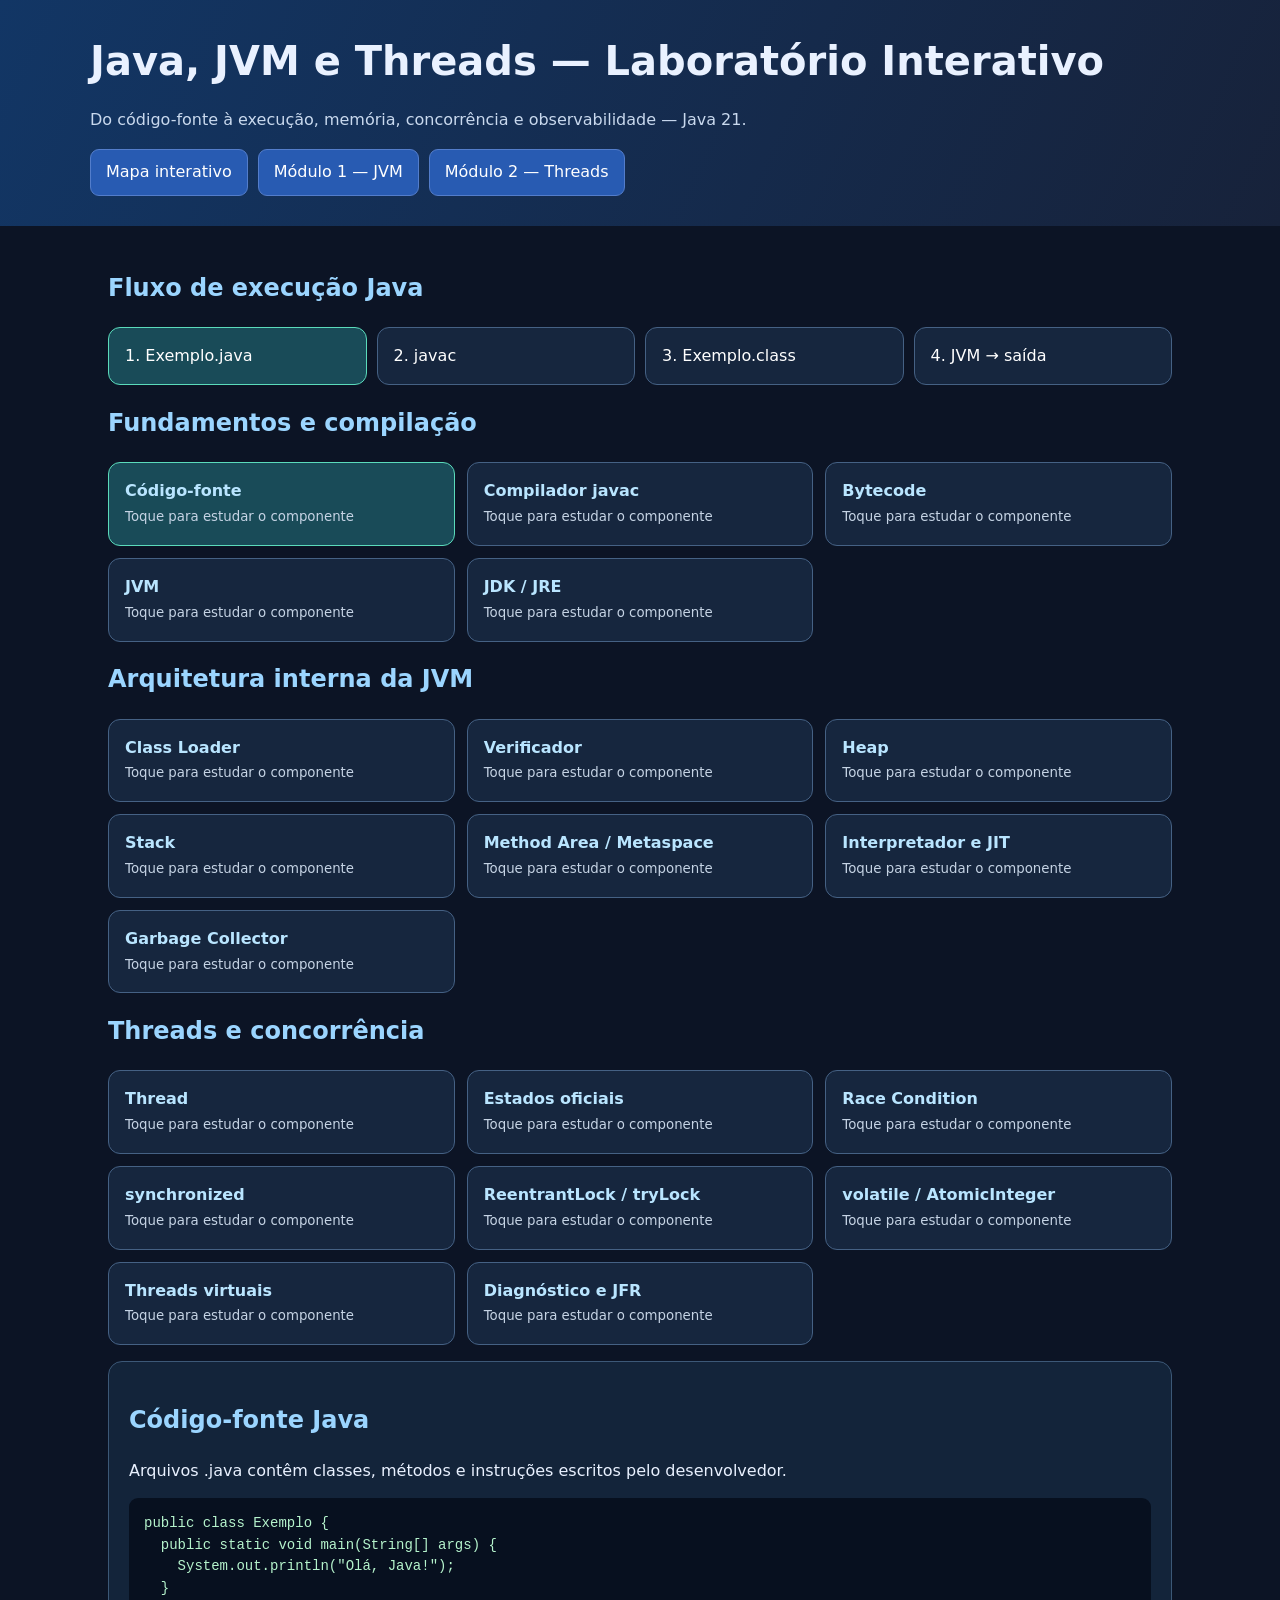
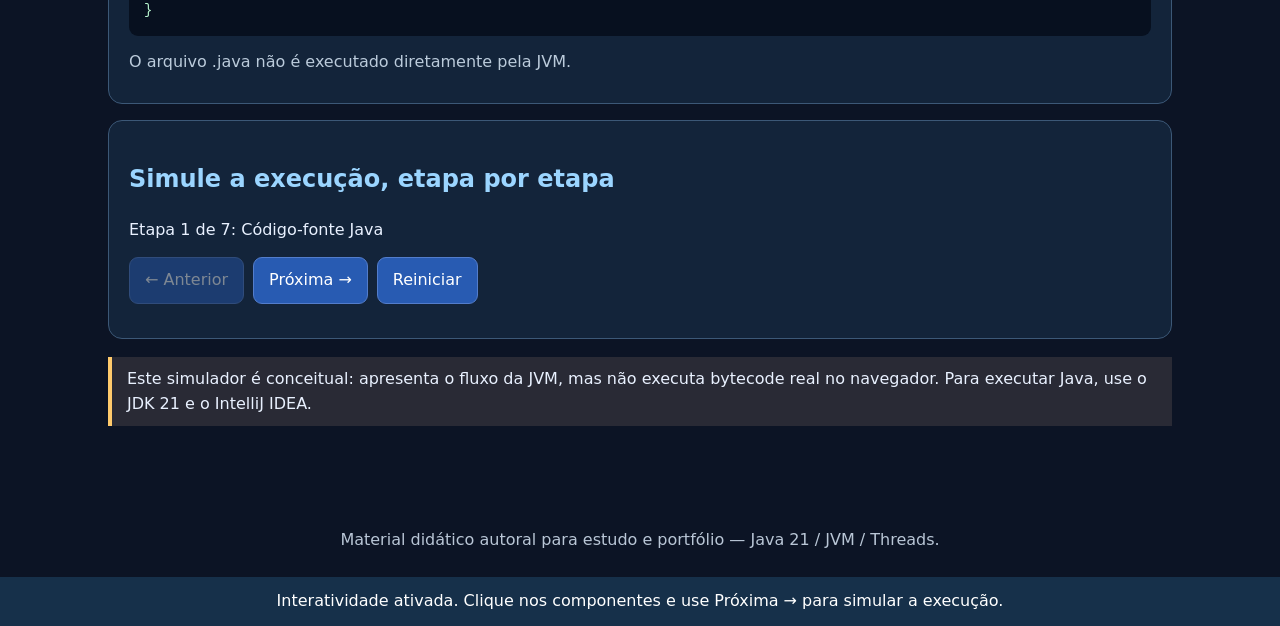
<file: material-interativo/index.html>
<!DOCTYPE html>
<html lang="pt-BR">
 <head>
  <meta charset="utf-8"/>
  <meta content="width=device-width,initial-scale=1" name="viewport"/>
  <title>
      Laboratório Interativo — Java 21, JVM e Threads
  </title>
  <link href="css/style.css" rel="stylesheet"/>
 </head>
 <body>
  <header>
   <h1>
    Java, JVM e Threads — Laboratório Interativo
   </h1>
   <p>
    Do código-fonte à execução, memória, concorrência e observabilidade — Java 21.
   </p>
   <nav>
    <button class="btn" data-view="all" type="button">
     Mapa interativo
    </button>
    <button class="btn" data-view="jvm" type="button">
     Módulo 1 — JVM
    </button>
    <button class="btn" data-view="threads" type="button">
     Módulo 2 — Threads
    </button>
   </nav>
  </header>
  <main>
   <section data-section="jvm">
    <h2>
     Fluxo de execução Java
    </h2>
    <div class="flow">
     <button data-topic="source" type="button">
      1. Exemplo.java
     </button>
     <button data-topic="compiler" type="button">
      2. javac
     </button>
     <button data-topic="bytecode" type="button">
      3. Exemplo.class
     </button>
     <button data-topic="jvm" type="button">
      4. JVM → saída
     </button>
    </div>
   </section>
   <section data-section="jvm">
    <h2>
     Fundamentos e compilação
    </h2>
    <div class="grid">
     <button class="tile" data-topic="source" type="button">
      <strong>
       Código-fonte
      </strong>
      <small>
       Toque para estudar o componente
      </small>
     </button>
     <button class="tile" data-topic="compiler" type="button">
      <strong>
       Compilador javac
      </strong>
      <small>
       Toque para estudar o componente
      </small>
     </button>
     <button class="tile" data-topic="bytecode" type="button">
      <strong>
       Bytecode
      </strong>
      <small>
       Toque para estudar o componente
      </small>
     </button>
     <button class="tile" data-topic="jvm" type="button">
      <strong>
       JVM
      </strong>
      <small>
       Toque para estudar o componente
      </small>
     </button>
     <button class="tile" data-topic="jdk" type="button">
      <strong>
       JDK / JRE
      </strong>
      <small>
       Toque para estudar o componente
      </small>
     </button>
    </div>
   </section>
   <section data-section="jvm">
    <h2>
     Arquitetura interna da JVM
    </h2>
    <div class="grid">
     <button class="tile" data-topic="loader" type="button">
      <strong>
       Class Loader
      </strong>
      <small>
       Toque para estudar o componente
      </small>
     </button>
     <button class="tile" data-topic="verifier" type="button">
      <strong>
       Verificador
      </strong>
      <small>
       Toque para estudar o componente
      </small>
     </button>
     <button class="tile" data-topic="heap" type="button">
      <strong>
       Heap
      </strong>
      <small>
       Toque para estudar o componente
      </small>
     </button>
     <button class="tile" data-topic="stack" type="button">
      <strong>
       Stack
      </strong>
      <small>
       Toque para estudar o componente
      </small>
     </button>
     <button class="tile" data-topic="metaspace" type="button">
      <strong>
       Method Area / Metaspace
      </strong>
      <small>
       Toque para estudar o componente
      </small>
     </button>
     <button class="tile" data-topic="jit" type="button">
      <strong>
       Interpretador e JIT
      </strong>
      <small>
       Toque para estudar o componente
      </small>
     </button>
     <button class="tile" data-topic="gc" type="button">
      <strong>
       Garbage Collector
      </strong>
      <small>
       Toque para estudar o componente
      </small>
     </button>
    </div>
   </section>
   <section data-section="threads">
    <h2>
     Threads e concorrência
    </h2>
    <div class="grid">
     <button class="tile" data-topic="thread" type="button">
      <strong>
       Thread
      </strong>
      <small>
       Toque para estudar o componente
      </small>
     </button>
     <button class="tile" data-topic="lifecycle" type="button">
      <strong>
       Estados oficiais
      </strong>
      <small>
       Toque para estudar o componente
      </small>
     </button>
     <button class="tile" data-topic="race" type="button">
      <strong>
       Race Condition
      </strong>
      <small>
       Toque para estudar o componente
      </small>
     </button>
     <button class="tile" data-topic="sync" type="button">
      <strong>
       synchronized
      </strong>
      <small>
       Toque para estudar o componente
      </small>
     </button>
     <button class="tile" data-topic="lock" type="button">
      <strong>
       ReentrantLock / tryLock
      </strong>
      <small>
       Toque para estudar o componente
      </small>
     </button>
     <button class="tile" data-topic="volatile" type="button">
      <strong>
       volatile / AtomicInteger
      </strong>
      <small>
       Toque para estudar o componente
      </small>
     </button>
     <button class="tile" data-topic="virtual" type="button">
      <strong>
       Threads virtuais
      </strong>
      <small>
       Toque para estudar o componente
      </small>
     </button>
     <button class="tile" data-topic="observability" type="button">
      <strong>
       Diagnóstico e JFR
      </strong>
      <small>
       Toque para estudar o componente
      </small>
     </button>
    </div>
   </section>
   <section aria-live="polite" class="panel">
    <h2 id="topicTitle">
     Código-fonte Java
    </h2>
    <p id="topicDescription">
    </p>
    <pre class="code" id="topicCode"></pre>
    <p class="muted" id="topicTip">
    </p>
   </section>
   <section class="panel">
    <h2>
     Simule a execução, etapa por etapa
    </h2>
    <p aria-live="polite" id="stepStatus">
    </p>
    <div class="controls">
     <button class="btn" id="prev" type="button">
      ← Anterior
     </button>
     <button class="btn" id="next" type="button">
      Próxima →
     </button>
     <button class="btn" id="reset" type="button">
      Reiniciar
     </button>
    </div>
   </section>
   <div class="note">
    Este simulador é conceitual: apresenta o fluxo da JVM, mas não executa bytecode real no navegador. Para executar Java, use o JDK 21 e o IntelliJ IDEA.
   </div>
  </main>
  <footer>
   Material didático autoral para estudo e portfólio — Java 21 / JVM / Threads.
  </footer>
  <div id="jsHealth" role="status" style="padding:12px 20px;background:#16304a;color:#fff;text-align:center">
   Aguardando JavaScript. Abra no Chrome ou Safari, não na pré-visualização de arquivos.
  </div>
  <script defer="" src="js/app.js">
  </script>
 </body>
</html>
</file>
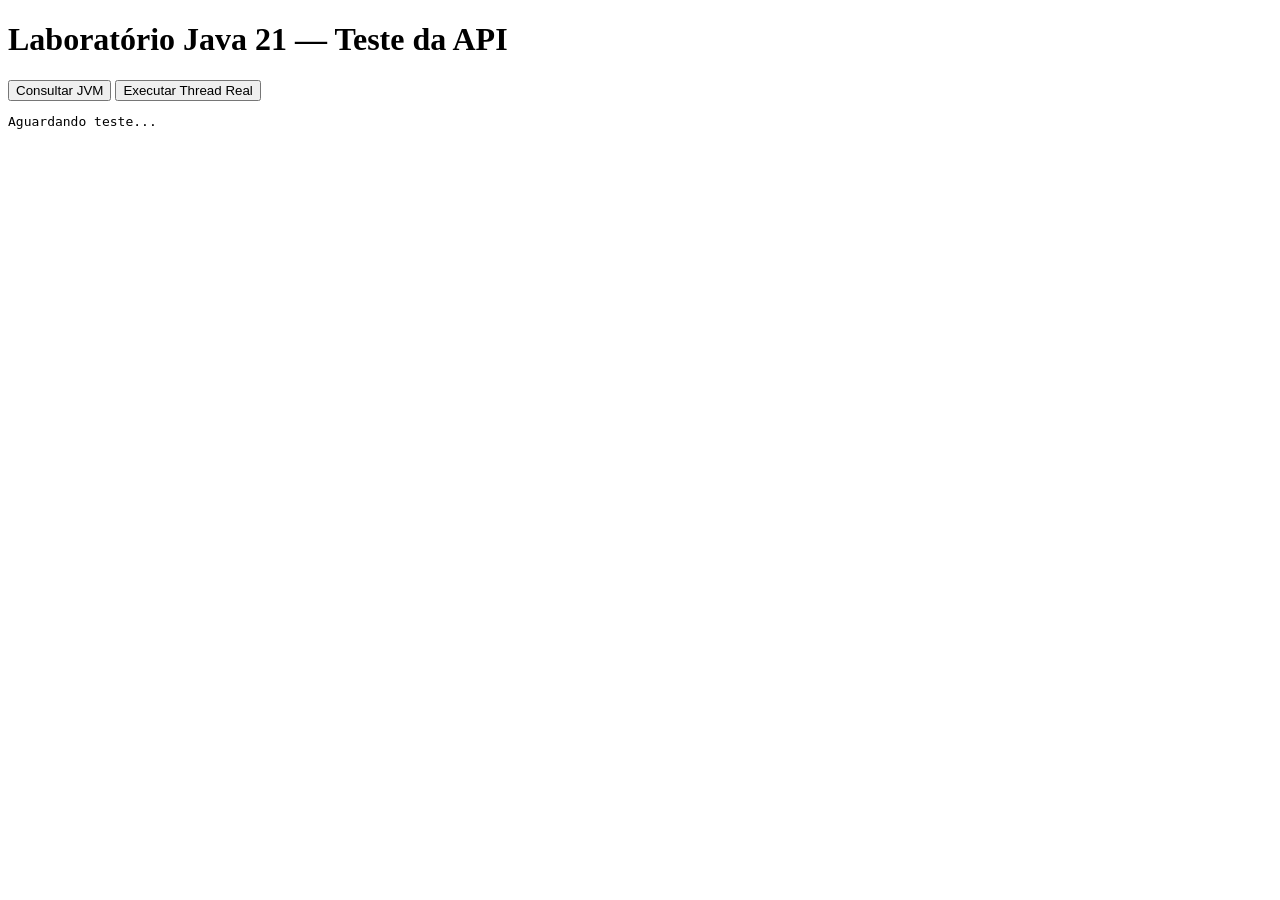
<file: laboratorio-api/src/main/resources/static/teste-api.html>
<!DOCTYPE html>
<html lang="pt-BR">
<head>
    <meta charset="UTF-8">
    <meta name="viewport" content="width=device-width, initial-scale=1">
    <title>Teste de Integração — JVM Labs</title>
</head>
<body>
<h1>Laboratório Java 21 — Teste da API</h1>

<button id="executar">Consultar JVM</button>

<button id="executarThread">Executar Thread Real</button>

<pre id="resultado">Aguardando teste...</pre>

<script>
    document.getElementById("executar")
        .addEventListener("click", async () => {
            const resultado =
                document.getElementById("resultado");

            resultado.textContent = "Consultando API...";

            try {
                const resposta = await fetch("/api/status");

                if (!resposta.ok) {
                    throw new Error(
                        "HTTP " + resposta.status
                    );
                }

                const dados = await resposta.json();

                resultado.textContent =
                    JSON.stringify(dados, null, 2);

            } catch (erro) {
                resultado.textContent =
                    "Erro: " + erro.message;
            }
        });


    document.getElementById("executarThread")
        .addEventListener("click", async () => {

            const resultado =
                document.getElementById("resultado");

            resultado.textContent =
                "Executando Thread Java 21...";

            try {
                const resposta =
                    await fetch("/api/threads/executar");

                if (!resposta.ok) {
                    throw new Error(
                        "HTTP " + resposta.status
                    );
                }

                const dados = await resposta.json();

                resultado.textContent =
                    JSON.stringify(dados, null, 2);

            } catch (erro) {
                resultado.textContent =
                    "Erro: " + erro.message;
            }
        });

</script>
</body>
</html>
</file>
<file: material-interativo/css/style.css>
*{box-sizing:border-box}body{margin:0;font-family:system-ui,Segoe UI,Arial,sans-serif;background:#0c1425;color:#e9f1ff;line-height:1.55}header{padding:30px max(20px,calc((100% - 1100px)/2));background:linear-gradient(115deg,#123665,#17223a)}header h1{margin:0;font-size:clamp(25px,4vw,40px)}header p{color:#c9d9ee}nav{display:flex;gap:10px;flex-wrap:wrap;margin-top:16px}nav a,.btn{color:#fff;background:#285bb2;border:1px solid #537dcb;border-radius:9px;padding:10px 15px;text-decoration:none;cursor:pointer;font:inherit}nav a:hover,.btn:hover{background:#3974d1}main{max-width:1100px;margin:auto;padding:24px 18px 60px}h2{color:#9bd5ff}h3{margin-top:0}.flow{display:grid;grid-template-columns:repeat(4,1fr);gap:10px}.flow button,.tile{border:1px solid #456184;border-radius:12px;background:#16263e;color:#fff;padding:16px;text-align:left;cursor:pointer;font:inherit;min-width:0}.flow button:focus-visible,.tile:focus-visible,.btn:focus-visible{outline:3px solid #ffcb57;outline-offset:2px}.flow button.active,.tile.active{border-color:#5bdbbb;background:#194b58}.grid{display:grid;grid-template-columns:repeat(3,minmax(0,1fr));gap:12px}.tile strong{display:block;color:#b9e5ff}.tile small{color:#c5d3e4}.panel{border:1px solid #3c5877;border-radius:14px;background:#13243a;padding:20px;margin-top:16px}.panel p{margin:8px 0}.muted{color:#bbcbdb}.code{background:#07101f;border-radius:9px;padding:15px;white-space:pre-wrap;overflow-wrap:anywhere;color:#b5f3cc;font-family:ui-monospace,Consolas,monospace;font-size:14px}table{border-collapse:collapse;width:100%;margin:14px 0}td,th{border:1px solid #405575;padding:9px;text-align:left}th{background:#223956}.controls{display:flex;gap:9px;flex-wrap:wrap;margin:14px 0}.badge{display:inline-block;background:#244d62;padding:4px 10px;border-radius:20px;margin:3px}.note{border-left:4px solid #ffca6c;padding:10px 15px;background:#292a35;margin:18px 0}footer{text-align:center;color:#b9c6d6;padding:24px}a{color:#9bd5ff}ul{padding-left:22px}@media(max-width:700px){.flow{grid-template-columns:repeat(2,1fr)}.grid{grid-template-columns:repeat(2,minmax(0,1fr))}}@media(max-width:430px){.grid{grid-template-columns:1fr}}[hidden]{display:none!important}nav button[aria-pressed="true"]{background:#194b58;border-color:#5bdbbb}.btn:disabled{opacity:.45;cursor:not-allowed}
</file>
